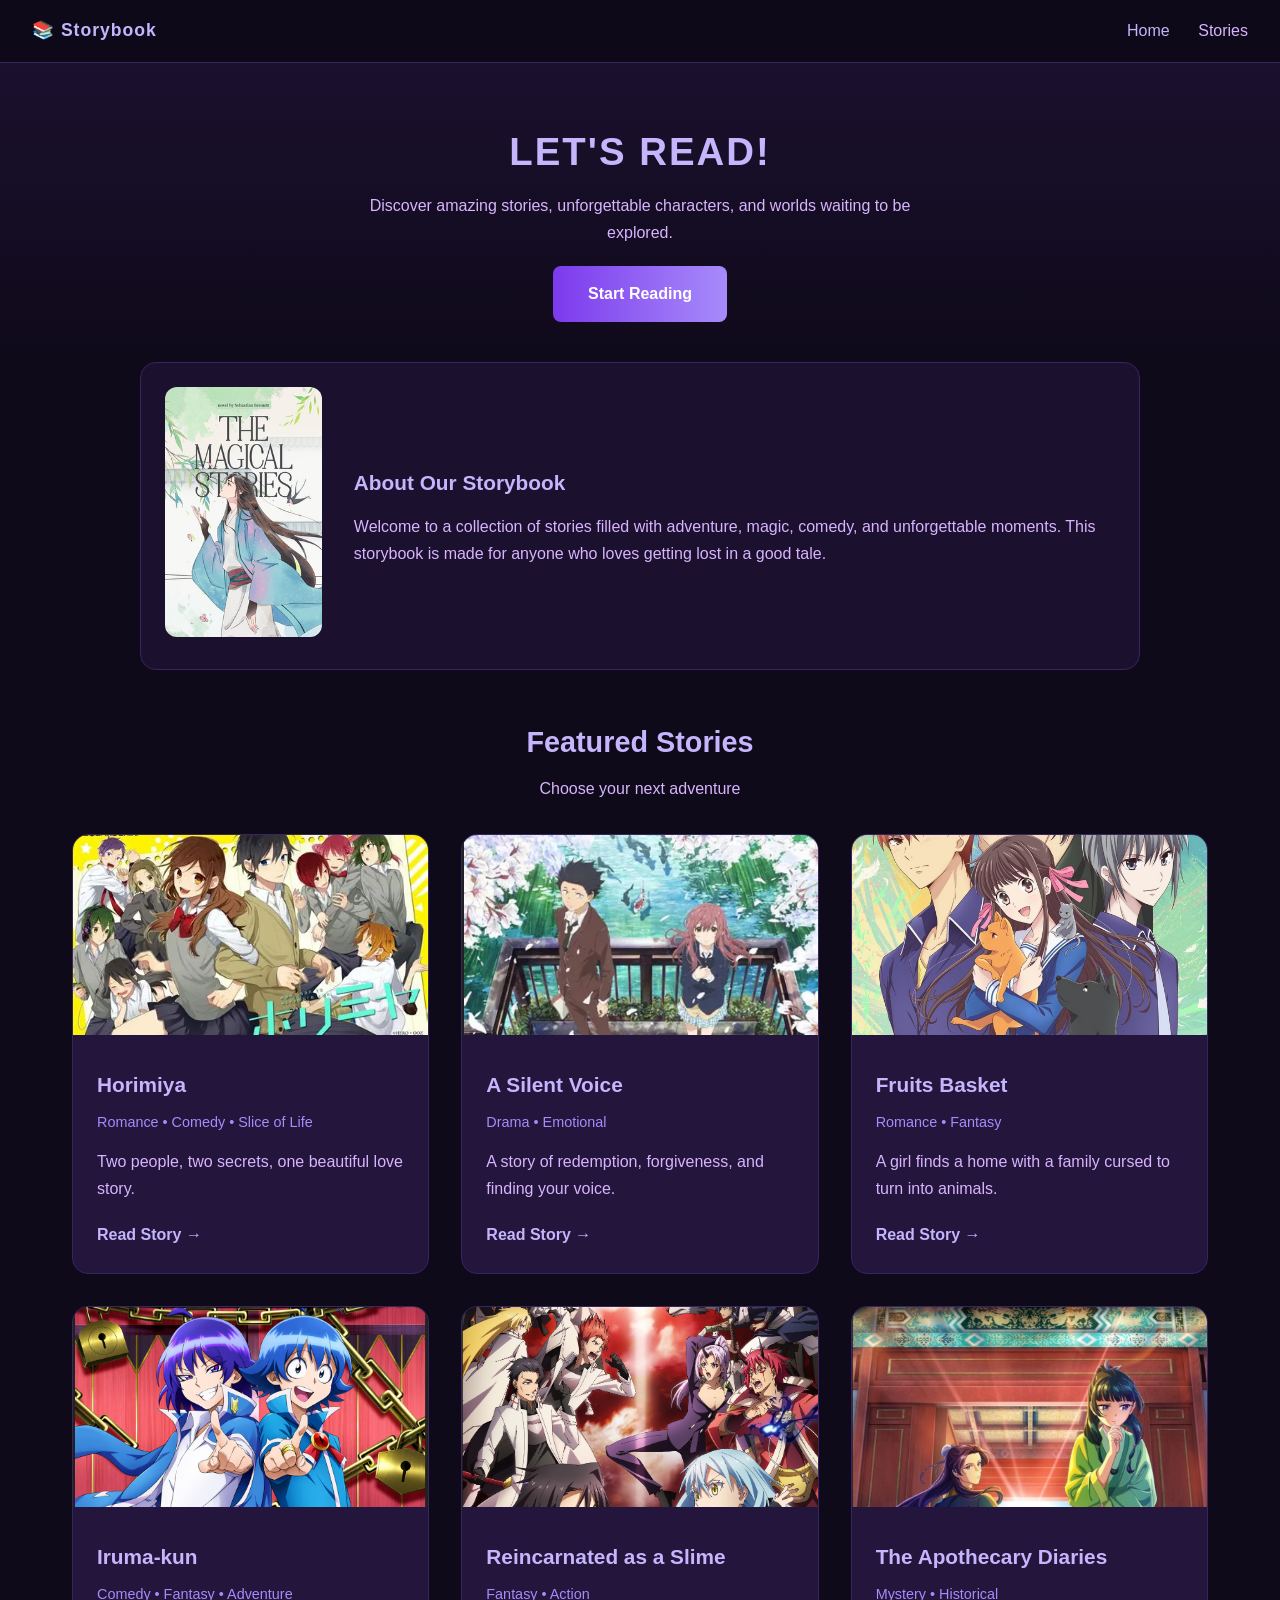
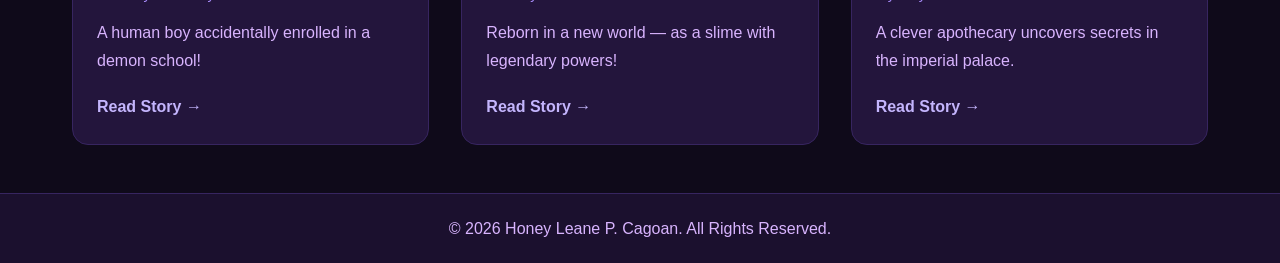
<file: index.html>
<!DOCTYPE html>
<html lang="en">
<head>
    <meta charset="UTF-8">
    <meta name="viewport" content="width=device-width, initial-scale=1.0">
    <title>Storybook</title>
    <link rel="stylesheet" href="style.css">
</head>
<body>

    <!-- TOP NAVIGATION -->
    <nav class="top-nav">
        <div class="nav-left">
            <span class="logo">📚 Storybook</span>
        </div>
        <div class="nav-right">
            <a href="index.html" class="active">Home</a>
            <a href="#stories">Stories</a>
        </div>
    </nav>

    <!-- HERO SECTION -->
    <section class="hero">
        <div class="hero-content">
            <h1>LET'S READ!</h1>
            <p>Discover amazing stories, unforgettable characters, and worlds waiting to be explored.</p>
            <a href="#stories" class="btn-hero">Start Reading</a>
        </div>
    </section>

    <!-- ABOUT / BOOK BANNER SECTION -->
    <section class="about-section">
        <div class="about-image">
            <!-- You can replace this with your own book banner image -->
            <img src="hero-book-banner.jpg" alt="Open glowing book with magical pages">
        </div>
        <div class="about-text">
            <h3>About Our Storybook</h3>
            <p>Welcome to a collection of stories filled with adventure, magic, comedy, and unforgettable moments. This storybook is made for anyone who loves getting lost in a good tale.</p>
        </div>
    </section>

    <!-- FEATURED STORIES -->
    <section id="stories" class="stories-section">
        <h2 class="section-title">Featured Stories</h2>
        <p class="section-subtitle">Choose your next adventure</p>

        <div class="stories-grid">
            <div class="story-card">
                <img src="horimiya.webp" alt="Horimiya" class="card-image">
                <div class="card-content">
                    <h3>Horimiya</h3>
                    <p class="genre">Romance • Comedy • Slice of Life</p>
                    <p>Two people, two secrets, one beautiful love story.</p>
                    <a href="horimiya.html" class="read-link">Read Story →</a>
                </div>
            </div>

            <div class="story-card">
                <img src="asilentvoice.jpg" alt="A Silent Voice" class="card-image">
                <div class="card-content">
                    <h3>A Silent Voice</h3>
                    <p class="genre">Drama • Emotional</p>
                    <p>A story of redemption, forgiveness, and finding your voice.</p>
                    <a href="asilentvoice.html" class="read-link">Read Story →</a>
                </div>
            </div>

            <div class="story-card">
                <img src="fruitsbasket.jpg" alt="Fruits Basket" class="card-image">
                <div class="card-content">
                    <h3>Fruits Basket</h3>
                    <p class="genre">Romance • Fantasy</p>
                    <p>A girl finds a home with a family cursed to turn into animals.</p>
                    <a href="fruitsbasket.html" class="read-link">Read Story →</a>
                </div>
            </div>

            <div class="story-card">
                <img src="irumakun.jpg" alt="Iruma-kun" class="card-image">
                <div class="card-content">
                    <h3>Iruma-kun</h3>
                    <p class="genre">Comedy • Fantasy • Adventure</p>
                    <p>A human boy accidentally enrolled in a demon school!</p>
                    <a href="irumakun.html" class="read-link">Read Story →</a>
                </div>
            </div>

            <div class="story-card">
                <img src="reincarnated.jpg" alt="Reincarnated as a Slime" class="card-image">
                <div class="card-content">
                    <h3>Reincarnated as a Slime</h3>
                    <p class="genre">Fantasy • Action</p>
                    <p>Reborn in a new world — as a slime with legendary powers!</p>
                    <a href="reincarnatedasslime.html" class="read-link">Read Story →</a>
                </div>
            </div>

            <div class="story-card">
                <img src="apothecary.jpg" alt="The Apothecary Diaries" class="card-image">
                <div class="card-content">
                    <h3>The Apothecary Diaries</h3>
                    <p class="genre">Mystery • Historical</p>
                    <p>A clever apothecary uncovers secrets in the imperial palace.</p>
                    <a href="apothecarydiaries.html" class="read-link">Read Story →</a>
                </div>
            </div>
        </div>
    </section>

    <footer>
        &copy; 2026 Honey Leane P. Cagoan. All Rights Reserved.
    </footer>

    <script src="script.js"></script>
</body>
</html>
</file>
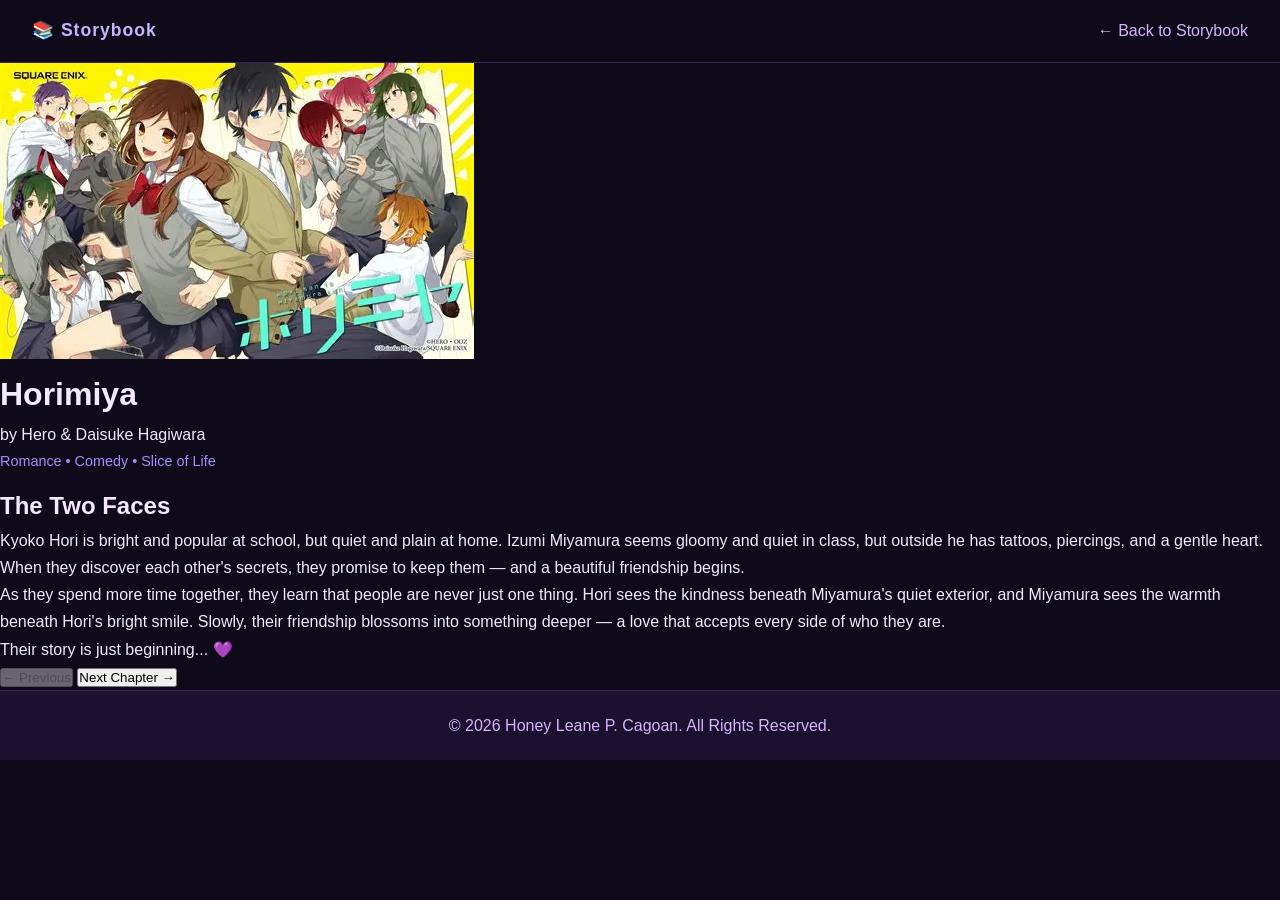
<file: horimiya.html>
<!DOCTYPE html>
<html lang="en">
<head>
    <meta charset="UTF-8">
    <meta name="viewport" content="width=device-width, initial-scale=1.0">
    <title>Horimiya — Storybook</title>
    <link rel="stylesheet" href="style.css">
</head>
<body>

    <nav class="top-nav">
        <div class="nav-left">
            <span class="logo">📚 Storybook</span>
        </div>
        <div class="nav-right">
            <a href="index.html">← Back to Storybook</a>
        </div>
    </nav>

    <main class="story-page">
        <div class="story-header">
            <img src="horimiya.webp" alt="Horimiya" class="story-cover">
            <div class="story-info">
                <h1>Horimiya</h1>
                <p class="author">by Hero & Daisuke Hagiwara</p>
                <p class="genre">Romance • Comedy • Slice of Life</p>
            </div>
        </div>

        <div class="story-content">
            <h2>The Two Faces</h2>
            <p>Kyoko Hori is bright and popular at school, but quiet and plain at home. Izumi Miyamura seems gloomy and quiet in class, but outside he has tattoos, piercings, and a gentle heart. When they discover each other's secrets, they promise to keep them — and a beautiful friendship begins.</p>
            <p>As they spend more time together, they learn that people are never just one thing. Hori sees the kindness beneath Miyamura's quiet exterior, and Miyamura sees the warmth beneath Hori's bright smile. Slowly, their friendship blossoms into something deeper — a love that accepts every side of who they are.</p>
            <p class="closing">Their story is just beginning... 💜</p>
        </div>

        <div class="button-group">
            <button class="btn" disabled>← Previous</button>
            <button class="btn primary" id="nextChapter">Next Chapter →</button>
        </div>
    </main>

    <footer>
        &copy; 2026 Honey Leane P. Cagoan. All Rights Reserved.
    </footer>

    <script src="script.js"></script>
</body>
</html>
</file>
<file: style.css>
* {
    margin: 0;
    padding: 0;
    box-sizing: border-box;
    font-family: 'Segoe UI', 'Roboto', sans-serif;
}

:root {
    --bg-dark: #0f0a1a;
    --bg-section: #1b102e;
    --bg-card: #23153c;
    --accent: #a78bfa;
    --accent-bright: #c4b5fd;
    --accent-dark: #7c3aed;
    --text-primary: #f3e8ff;
    --text-secondary: #d8b4fe;
    --border: #372560;
}

body {
    background-color: var(--bg-dark);
    color: var(--text-primary);
    line-height: 1.7;
}

/* TOP NAV */
.top-nav {
    background-color: rgba(15, 10, 26, 0.95);
    padding: 1rem 2rem;
    display: flex;
    justify-content: space-between;
    align-items: center;
    border-bottom: 1px solid var(--border);
    position: sticky;
    top: 0;
    z-index: 100;
}

.nav-left .logo {
    color: var(--accent-bright);
    font-weight: 700;
    font-size: 1.1rem;
    letter-spacing: 1px;
}

.nav-right a {
    color: var(--text-secondary);
    text-decoration: none;
    margin-left: 1.5rem;
    font-weight: 500;
    transition: color 0.3s ease;
}

.nav-right a:hover,
.nav-right a.active {
    color: var(--accent-bright);
}

/* HERO */
.hero {
    background: linear-gradient(180deg, #1b102e, #0f0a1a);
    text-align: center;
    padding: 3.5rem 2rem 2.5rem;
}

.hero-content h1 {
    color: var(--accent-bright);
    font-size: 2.4rem;
    margin-bottom: 0.5rem;
    letter-spacing: 2px;
}

.hero-content p {
    color: var(--text-secondary);
    max-width: 600px;
    margin: 0 auto 1.2rem;
    font-size: 1rem;
}

.btn-hero {
    display: inline-block;
    background: linear-gradient(90deg, var(--accent-dark), var(--accent));
    color: white;
    padding: 0.9rem 2.2rem;
    border-radius: 8px;
    text-decoration: none;
    font-weight: 600;
    transition: box-shadow 0.3s ease;
}

.btn-hero:hover {
    box-shadow: 0 4px 15px rgba(167, 139, 250, 0.35);
}

/* ABOUT SECTION */
.about-section {
    max-width: 1000px;
    margin: 0 auto 3rem;
    padding: 0 2rem;
    display: flex;
    gap: 2rem;
    align-items: center;
    background-color: var(--bg-section);
    border: 1px solid var(--border);
    border-radius: 16px;
    padding: 1.5rem;
}

.about-image img {
    width: 100%;
    max-width: 420px;
    border-radius: 12px;
    object-fit: cover;
}

.about-text h3 {
    color: var(--accent-bright);
    margin-bottom: 0.8rem;
    font-size: 1.3rem;
}

.about-text p {
    color: var(--text-secondary);
    font-size: 1rem;
}

/* FEATURED STORIES */
.stories-section {
    max-width: 1200px;
    margin: 0 auto 3rem;
    padding: 0 2rem;
}

.section-title {
    text-align: center;
    color: var(--accent-bright);
    font-size: 1.8rem;
    margin-bottom: 0.5rem;
}

.section-subtitle {
    text-align: center;
    color: var(--text-secondary);
    margin-bottom: 2rem;
    font-size: 1rem;
}

.stories-grid {
    display: grid;
    grid-template-columns: repeat(auto-fit, minmax(320px, 1fr));
    gap: 2rem;
}

.story-card {
    background-color: var(--bg-card);
    border-radius: 16px;
    overflow: hidden;
    border: 1px solid var(--border);
    transition: all 0.3s ease;
}

.story-card:hover {
    transform: translateY(-6px);
    border-color: var(--accent);
    box-shadow: 0 10px 30px rgba(124, 58, 237, 0.25);
}

.card-image {
    width: 100%;
    height: 200px;
    object-fit: cover;
}

.card-content {
    padding: 1.5rem;
}

.card-content h3 {
    color: var(--accent-bright);
    font-size: 1.3rem;
    margin-bottom: 0.5rem;
}

.genre {
    color: var(--accent);
    font-size: 0.9rem;
    margin-bottom: 0.8rem;
}

.card-content p:nth-of-type(2) {
    color: var(--text-secondary);
    margin-bottom: 1.2rem;
}

.read-link {
    display: inline-block;
    color: var(--accent-bright);
    font-weight: 600;
    text-decoration: none;
    transition: transform 0.2s ease;
}

.read-link:hover {
    transform: translateX(4px);
}

/* FOOTER */
footer {
    background-color: #1b102e;
    color: var(--text-secondary);
    text-align: center;
    padding: 1.3rem;
    border-top: 1px solid var(--border);
}

/* RESPONSIVE */
@media (max-width: 768px) {
    .top-nav {
        flex-direction: column;
        gap: 0.5rem;
    }

    .nav-right a {
        margin: 0 0.8rem;
    }

    .about-section {
        flex-direction: column;
        text-align: center;
    }

    .about-image img {
        max-width: 100%;
    }

    .stories-grid {
        grid-template-columns: 1fr;
    }

    .hero-content h1 {
        font-size: 1.8rem;
    }
}
</file>
